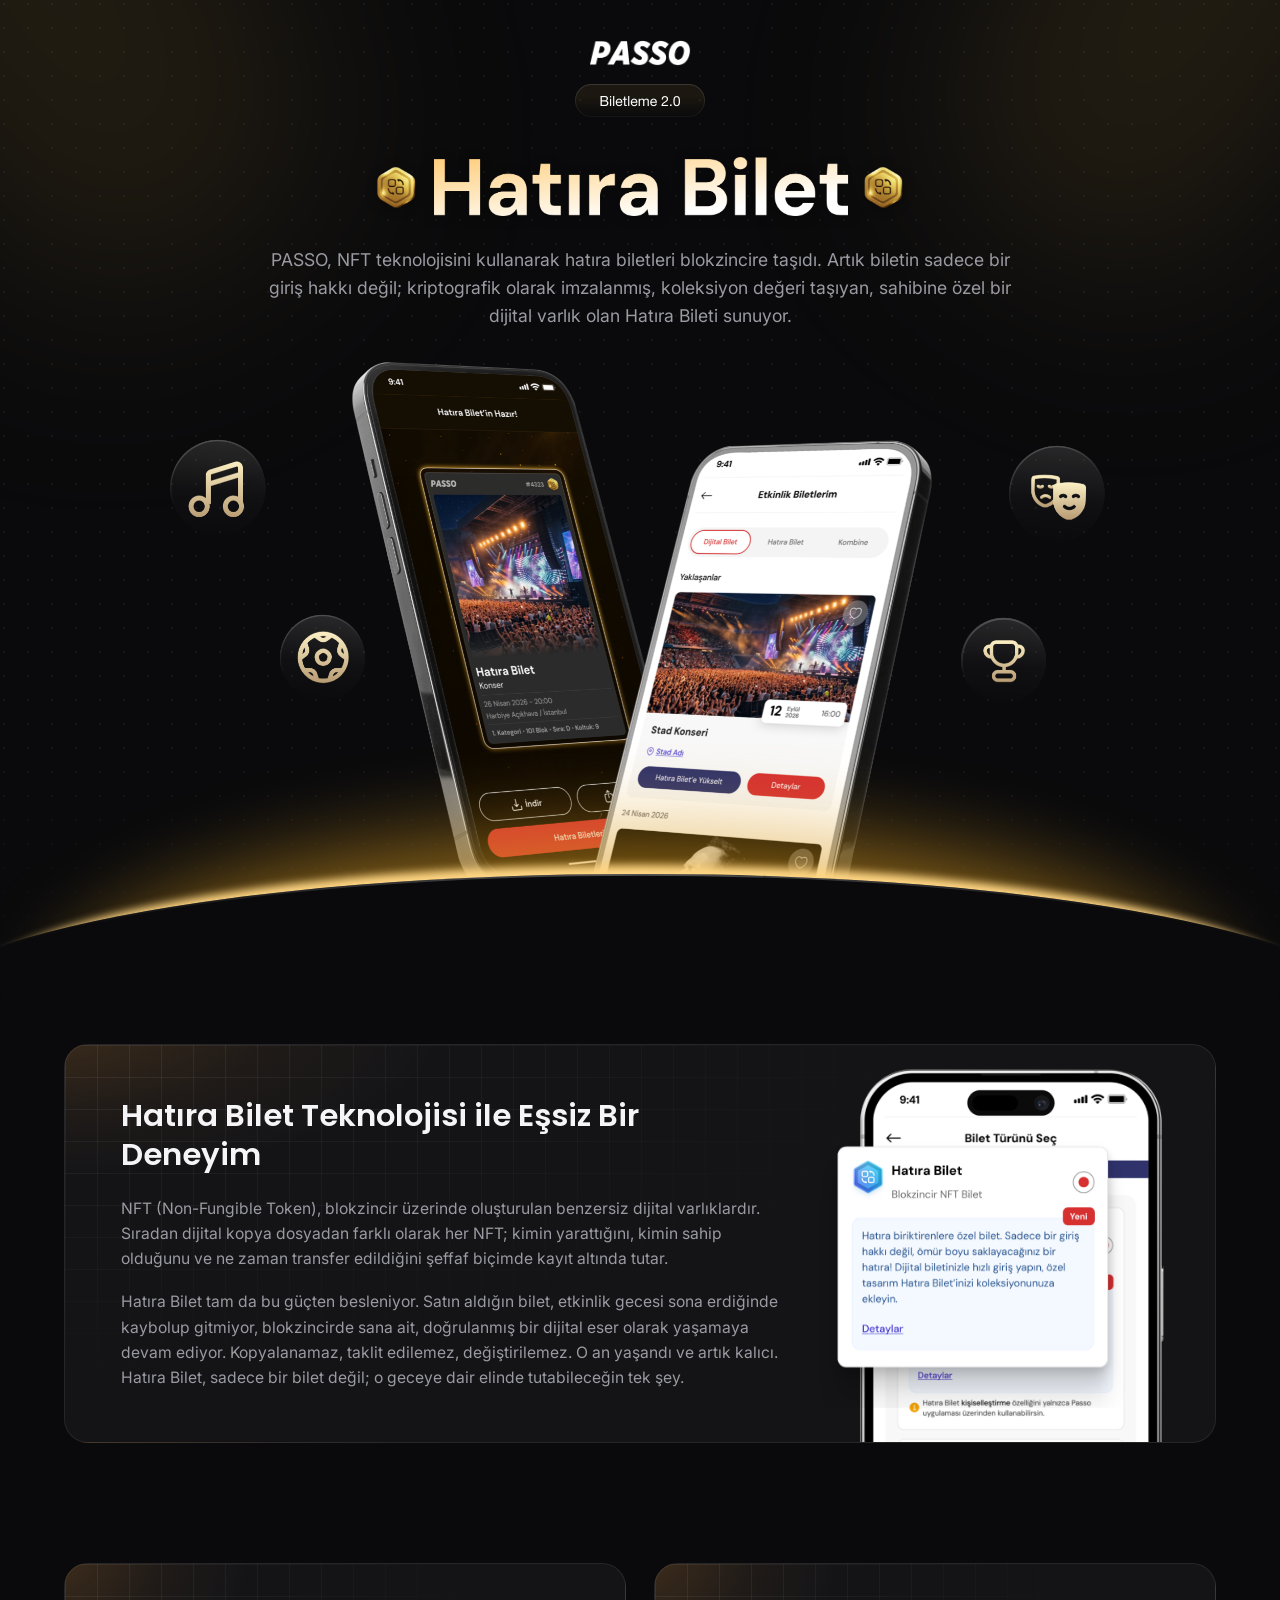
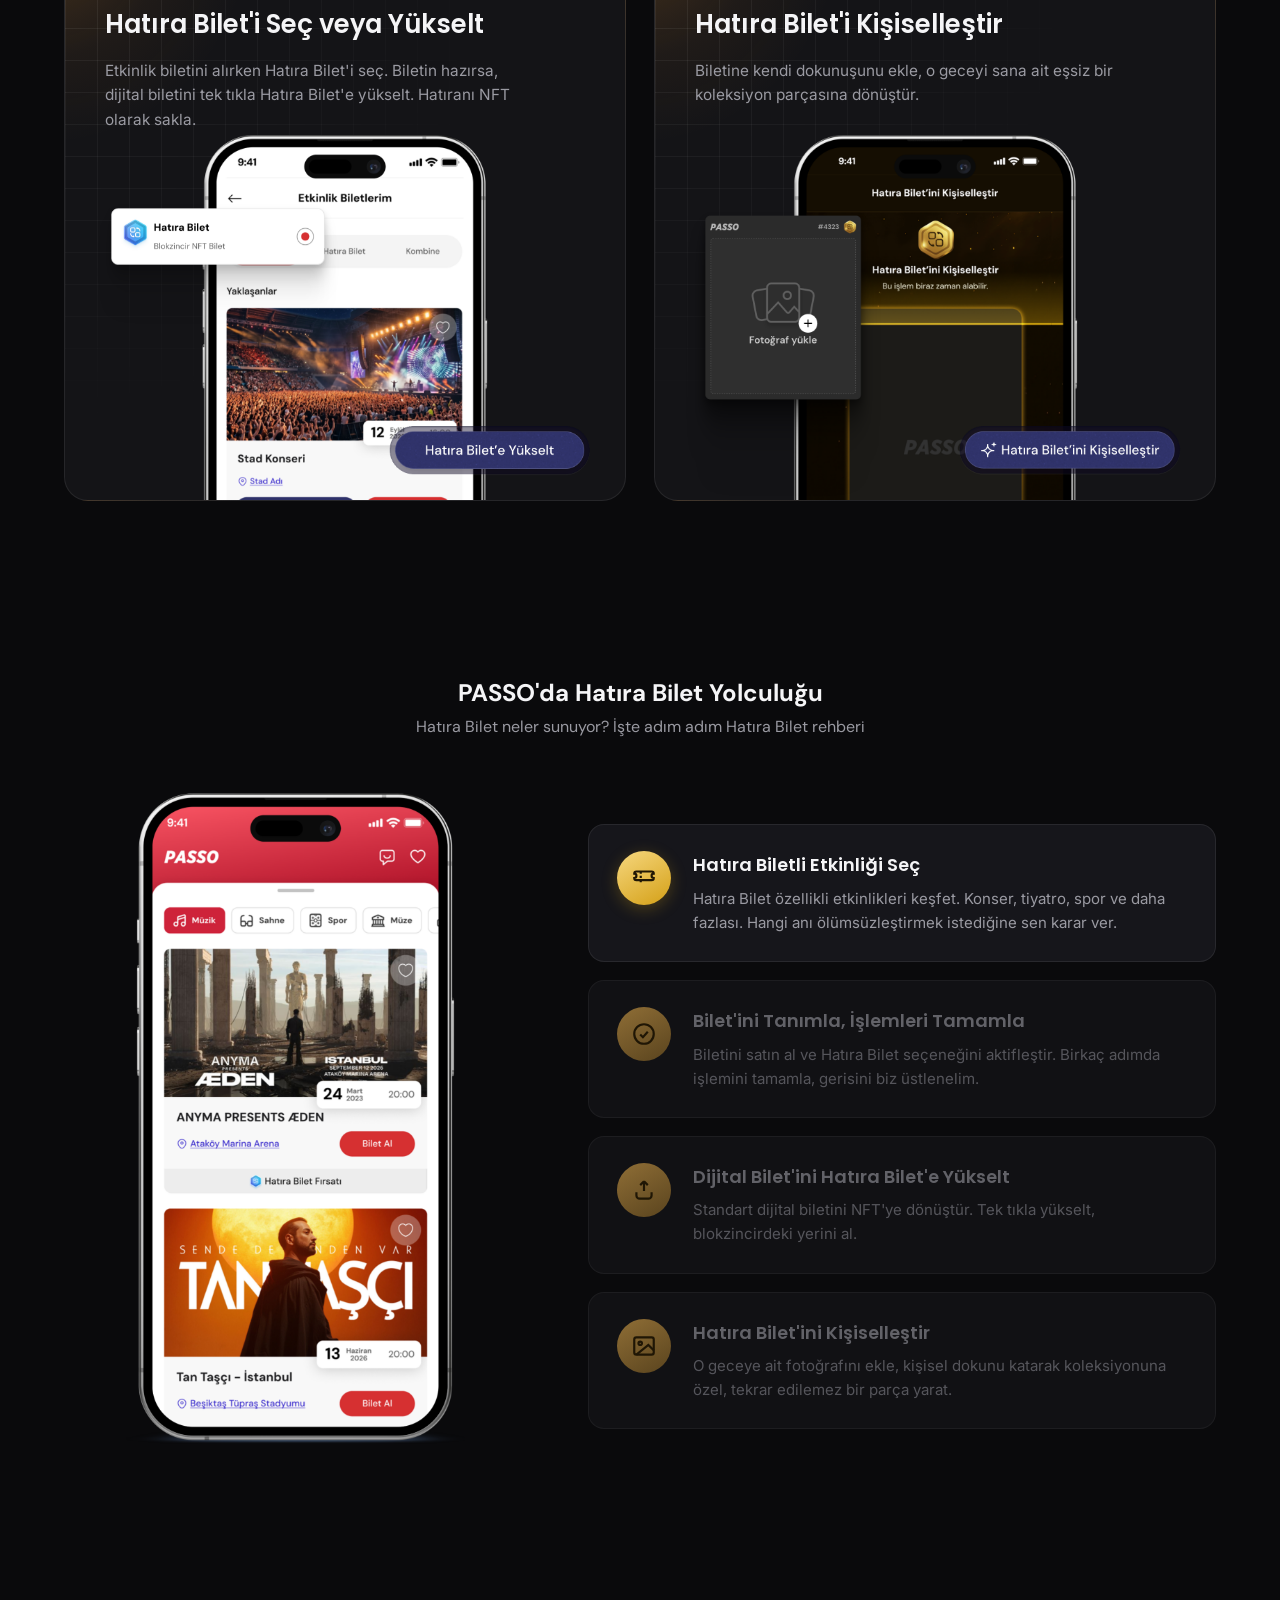
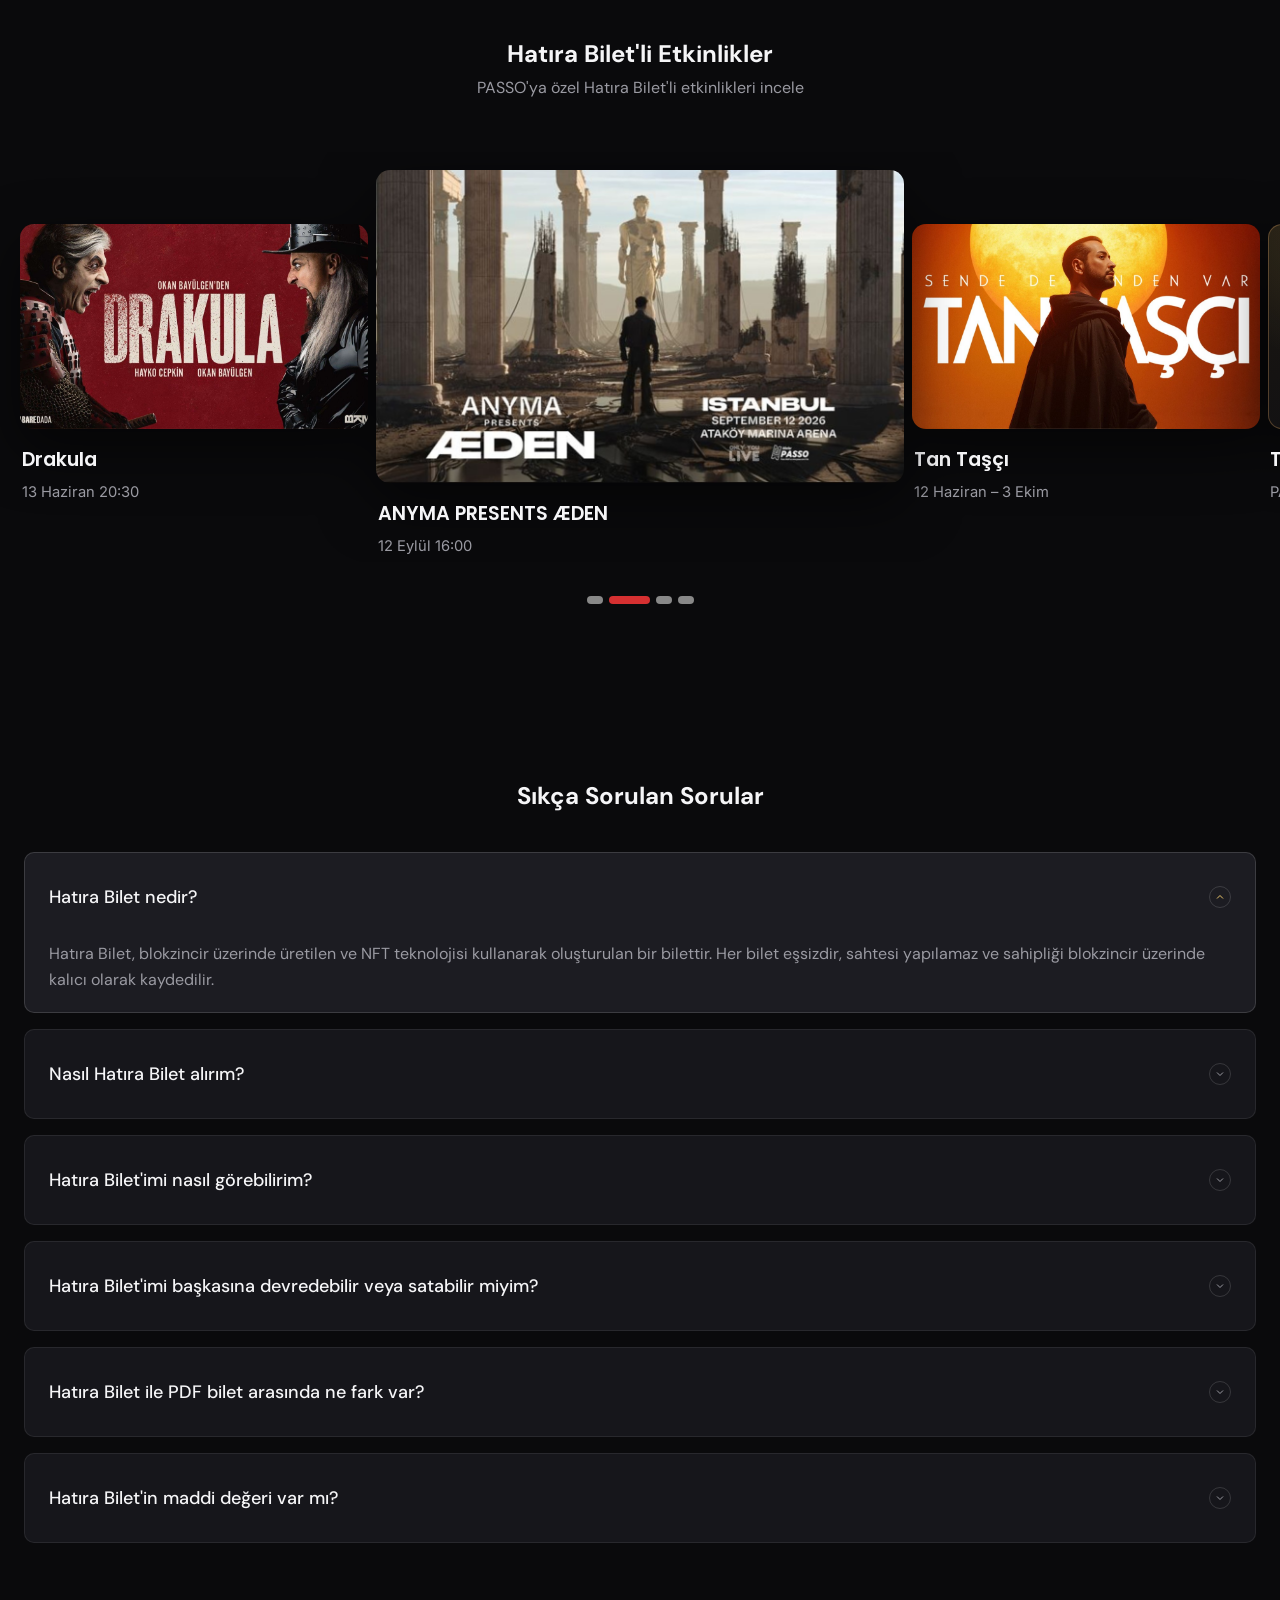
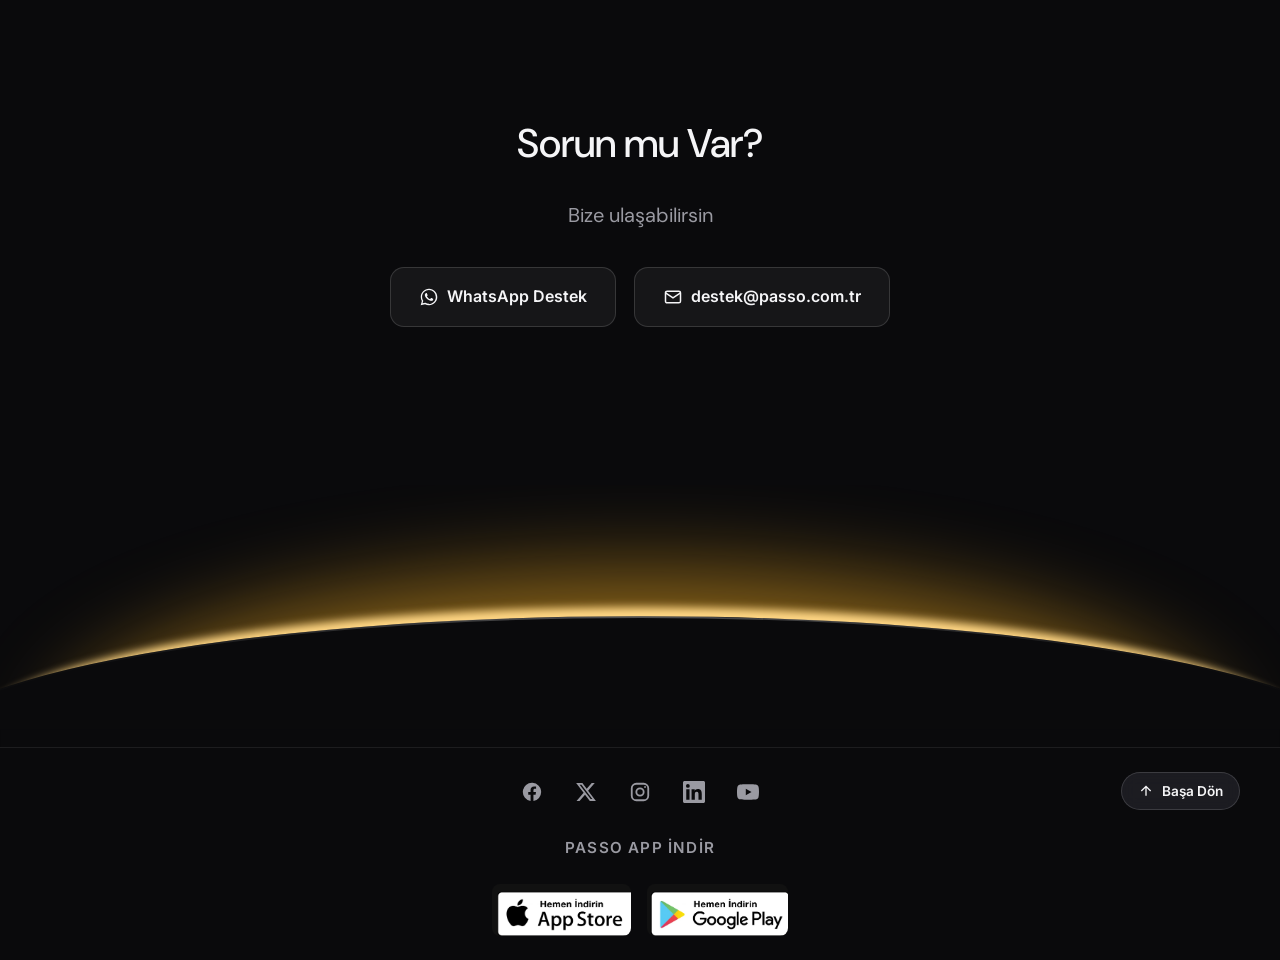
<file: index.html>
<!DOCTYPE html>
<html lang="tr">
<head>
  <meta charset="UTF-8" />
  <meta name="viewport" content="width=device-width, initial-scale=1.0" />
  <title>PASSO · Hatıra Bilet</title>
  <meta name="description" content="PASSO Hatıra Bilet — Blokzincir ve NFT teknolojisiyle her etkinliğin anısını dijital olarak ölümsüzleştir." />

  <!-- Favicon -->
  <link rel="icon" href="favicon.ico" sizes="any" />
  <link rel="icon" type="image/png" sizes="32x32" href="assets/img/favicon-32.png" />
  <link rel="icon" type="image/png" sizes="192x192" href="assets/img/favicon-192.png" />
  <link rel="apple-touch-icon" href="assets/img/apple-touch-icon.png" />

  <!-- SEO / social share -->
  <meta property="og:title" content="PASSO · Hatıra Bilet" />
  <meta property="og:description" content="Blokzincir ve NFT teknolojisiyle her etkinliğin anısını dijital olarak ölümsüzleştir." />
  <meta property="og:image" content="assets/img/favicon-512.png" />
  <meta property="og:type" content="website" />
  <meta name="twitter:card" content="summary" />
  <link rel="preconnect" href="https://fonts.googleapis.com" />
  <link rel="preconnect" href="https://fonts.gstatic.com" crossorigin />
  <link href="https://fonts.googleapis.com/css2?family=DM+Sans:wght@400;500;700&family=Inter:ital,wght@0,400;0,500;0,600;0,700;1,800&family=Poppins:wght@500;600;700&display=swap" rel="stylesheet" />
  <link rel="stylesheet" href="css/styles.css" />
</head>
<body>

  <!-- ===== TOP LIGHT BEAMS ===== -->
  <div class="top-beams" aria-hidden="true">
    <img src="assets/img/beam-left.svg" class="beam beam-left" alt="" />
    <img src="assets/img/beam-right.svg" class="beam beam-right" alt="" />
  </div>

  <!-- ===== HEADER ===== -->
  <header class="site-header" id="top">
    <div class="container header-inner">
      <a href="#top" class="logo"><img src="assets/img/passo-logo.png" alt="PASSO" /></a>
    </div>
  </header>

  <!-- ===== HERO ===== -->
  <section class="hero">
    <div class="container hero-inner">
      <img class="badge" src="assets/img/biletleme-badge.png" alt="Biletleme 2.0" />
      <h1 class="hero-title">
        <img src="assets/img/hatira-bilet-title.png" alt="Hatıra Bilet" class="hero-title-img" />
      </h1>
      <p class="hero-sub">
        PASSO, NFT teknolojisini kullanarak hatıra biletleri blokzincire taşıdı.
        Artık biletin sadece bir giriş hakkı değil; kriptografik olarak imzalanmış,
        koleksiyon değeri taşıyan, sahibine özel bir dijital varlık olan Hatıra Bileti sunuyor.
      </p>
    </div>
    <div class="hero-visual">
      <img class="hero-horizon" src="assets/img/hero-horizon.svg" alt="" aria-hidden="true" />
      <div class="phone-showcase">
        <img class="phones-base" src="assets/img/hero-phones-only.png" alt="Hatıra Bilet uygulama ekranları" />
        <img class="ho-icon ho-music"  src="assets/img/hero-icon-music.png"  alt="" aria-hidden="true" />
        <img class="ho-icon ho-gear"   src="assets/img/hero-icon-gear.png"   alt="" aria-hidden="true" />
        <img class="ho-icon ho-masks"  src="assets/img/hero-icon-masks.png"  alt="" aria-hidden="true" />
        <img class="ho-icon ho-trophy" src="assets/img/hero-icon-trophy.png" alt="" aria-hidden="true" />
      </div>
    </div>
  </section>

  <!-- ===== EXPERIENCE / DENEYIM ===== -->
  <section class="section" id="deneyim">
    <div class="container">
      <div class="exp-card">
        <div class="exp-text">
          <h2 class="exp-title">Hatıra Bilet Teknolojisi ile Eşsiz Bir Deneyim</h2>
          <p>
            NFT (Non-Fungible Token), blokzincir üzerinde oluşturulan benzersiz dijital
            varlıklardır. Sıradan dijital kopya dosyadan farklı olarak her NFT; kimin
            yarattığını, kimin sahip olduğunu ve ne zaman transfer edildiğini şeffaf
            biçimde kayıt altında tutar.
          </p>
          <p>
            Hatıra Bilet tam da bu güçten besleniyor. Satın aldığın bilet, etkinlik gecesi
            sona erdiğinde kaybolup gitmiyor, blokzincirde sana ait, doğrulanmış bir dijital
            eser olarak yaşamaya devam ediyor. Kopyalanamaz, taklit edilemez, değiştirilemez.
            O an yaşandı ve artık kalıcı. Hatıra Bilet, sadece bir bilet değil; o geceye dair
            elinde tutabileceğin tek şey.
          </p>
        </div>
        <div class="exp-visual">
          <img class="exp-phone-screen" src="assets/img/exp-phone-screen.png" alt="Bilet Türünü Seç ekranı — Hatıra Bilet" />
          <img class="exp-selbox" src="assets/img/exp-selbox.png" alt="" aria-hidden="true" />
        </div>
      </div>
    </div>
  </section>

  <!-- ===== TWO FEATURE CARDS ===== -->
  <section class="section section--tight" id="ozellikler">
    <div class="container">
      <div class="feature-grid">
        <article class="feature-card feature-card--select">
          <h3 class="feature-title">Hatıra Bilet'i Seç veya Yükselt</h3>
          <p class="feature-text">
            Etkinlik biletini alırken Hatıra Bilet'i seç. Biletin hazırsa, dijital biletini
            tek tıkla Hatıra Bilet'e yükselt. Hatıranı NFT olarak sakla.
          </p>
          <div class="select-visual">
            <img class="select-phone" src="assets/img/select-phone.png" alt="Etkinlik Biletlerim ekranı" />
            <img class="select-box" src="assets/img/select-box.png" alt="" aria-hidden="true" />
            <img class="select-toggle" src="assets/img/select-toggle.png" alt="" aria-hidden="true" />
          </div>
        </article>

        <article class="feature-card feature-card--pers">
          <h3 class="feature-title">Hatıra Bilet'i Kişiselleştir</h3>
          <p class="feature-text">
            Biletine kendi dokunuşunu ekle, o geceyi sana ait eşsiz bir koleksiyon
            parçasına dönüştür.
          </p>
          <div class="select-visual">
            <img class="select-phone" src="assets/img/kisisel-phone.png" alt="Hatıra Bilet'ini Kişiselleştir ekranı" />
            <img class="pers-box" src="assets/img/kisisel-box.png" alt="" aria-hidden="true" />
            <img class="pers-toggle" src="assets/img/kisisel-toggle.png" alt="" aria-hidden="true" />
          </div>
        </article>
      </div>
    </div>
  </section>

  <!-- ===== JOURNEY ===== -->
  <section class="section" id="yolculuk">
    <div class="container">
      <h2 class="section-title">PASSO'da Hatıra Bilet Yolculuğu</h2>
      <p class="section-lead">Hatıra Bilet neler sunuyor? İşte adım adım Hatıra Bilet rehberi</p>

      <div class="journey">
        <div class="journey-phone" id="journeyPhoneWrap">
          <img class="jp-layer" id="journeyPhone" src="assets/img/journey-phone.png" alt="PASSO uygulaması ekranı" />
          <img class="jp-layer" id="journeyPhoneB" src="assets/img/journey-phone.png" alt="" aria-hidden="true" />
        </div>

        <ol class="journey-steps">
          <li class="step is-active" data-img="assets/img/journey-phone.png">
            <span class="step-icon" aria-hidden="true">
              <svg viewBox="0 0 24 24" fill="none" stroke="currentColor" stroke-width="1.8"><path d="M3 8a2 2 0 0 1 2-2h14a2 2 0 0 1 2 2 2 2 0 0 0 0 4 2 2 0 0 1-2 2H5a2 2 0 0 1-2-2 2 2 0 0 0 0-4z"/><path d="M9 6v12" stroke-dasharray="2 2"/></svg>
            </span>
            <div class="step-body">
              <h3>Hatıra Biletli Etkinliği Seç</h3>
              <p>Hatıra Bilet özellikli etkinlikleri keşfet. Konser, tiyatro, spor ve daha fazlası. Hangi anı ölümsüzleştirmek istediğine sen karar ver.</p>
            </div>
          </li>

          <li class="step" data-img="assets/img/journey-2.png">
            <span class="step-icon" aria-hidden="true">
              <svg viewBox="0 0 24 24" fill="none" stroke="currentColor" stroke-width="1.8"><circle cx="12" cy="12" r="9"/><path d="M8.5 12.5l2.5 2.5 4.5-5"/></svg>
            </span>
            <div class="step-body">
              <h3>Bilet'ini Tanımla, İşlemleri Tamamla</h3>
              <p>Biletini satın al ve Hatıra Bilet seçeneğini aktifleştir. Birkaç adımda işlemini tamamla, gerisini biz üstlenelim.</p>
            </div>
          </li>

          <li class="step" data-img="assets/img/journey-3.png">
            <span class="step-icon" aria-hidden="true">
              <svg viewBox="0 0 24 24" fill="none" stroke="currentColor" stroke-width="1.8"><path d="M12 4v9m0-9l-3.5 3.5M12 4l3.5 3.5"/><path d="M5 14v3a3 3 0 0 0 3 3h8a3 3 0 0 0 3-3v-3"/></svg>
            </span>
            <div class="step-body">
              <h3>Dijital Bilet'ini Hatıra Bilet'e Yükselt</h3>
              <p>Standart dijital biletini NFT'ye dönüştür. Tek tıkla yükselt, blokzincirdeki yerini al.</p>
            </div>
          </li>

          <li class="step" data-img="assets/img/journey-4.png">
            <span class="step-icon" aria-hidden="true">
              <svg viewBox="0 0 24 24" fill="none" stroke="currentColor" stroke-width="1.8"><rect x="3" y="4" width="18" height="16" rx="2"/><circle cx="8.5" cy="9.5" r="1.6"/><path d="M21 16l-5-5L5 20"/></svg>
            </span>
            <div class="step-body">
              <h3>Hatıra Bilet'ini Kişiselleştir</h3>
              <p>O geceye ait fotoğrafını ekle, kişisel dokunu katarak koleksiyonuna özel, tekrar edilemez bir parça yarat.</p>
            </div>
          </li>
        </ol>
      </div>
    </div>
  </section>

  <!-- ===== EVENTS ===== -->
  <section class="section" id="etkinlikler">
    <div class="container">
      <h2 class="section-title">Hatıra Bilet'li Etkinlikler</h2>
      <p class="section-lead">PASSO'ya özel Hatıra Bilet'li etkinlikleri incele</p>

      <div class="events">
        <div class="events-track" id="eventsTrack"></div>
      </div>
      <div class="events-progress" id="eventsProgress" aria-hidden="true"></div>
    </div>
  </section>

  <!-- ===== FAQ ===== -->
  <section class="section" id="sss">
    <div class="container container--narrow">
      <h2 class="section-title">Sıkça Sorulan Sorular</h2>

      <div class="faq">
        <div class="faq-item is-open">
          <button class="faq-q">
            <span>Hatıra Bilet nedir?</span>
            <svg class="chevron" viewBox="0 0 24 24" fill="none" stroke="currentColor" stroke-width="2"><path d="M6 9l6 6 6-6"/></svg>
          </button>
          <div class="faq-a"><p>Hatıra Bilet, blokzincir üzerinde üretilen ve NFT teknolojisi kullanarak oluşturulan bir bilettir. Her bilet eşsizdir, sahtesi yapılamaz ve sahipliği blokzincir üzerinde kalıcı olarak kaydedilir.</p></div>
        </div>

        <div class="faq-item">
          <button class="faq-q">
            <span>Nasıl Hatıra Bilet alırım?</span>
            <svg class="chevron" viewBox="0 0 24 24" fill="none" stroke="currentColor" stroke-width="2"><path d="M6 9l6 6 6-6"/></svg>
          </button>
          <div class="faq-a"><p>PASSO üzerinden Hatıra Bilet özellikli bir etkinlik seç, biletini satın alırken Hatıra Bilet seçeneğini aktifleştir. İşlemini tamamladığında biletin otomatik olarak Hatıra Bilet'e dönüştürülür.</p></div>
        </div>

        <div class="faq-item">
          <button class="faq-q">
            <span>Hatıra Bilet'imi nasıl görebilirim?</span>
            <svg class="chevron" viewBox="0 0 24 24" fill="none" stroke="currentColor" stroke-width="2"><path d="M6 9l6 6 6-6"/></svg>
          </button>
          <div class="faq-a"><p>Satın aldığın Hatıra Bilet, PASSO uygulamasındaki "Biletlerim" bölümünde dijital koleksiyonunun içinde yer alır. Buradan biletini görüntüleyebilir ve tüm detaylarını inceleyebilirsin.</p></div>
        </div>

        <div class="faq-item">
          <button class="faq-q">
            <span>Hatıra Bilet'imi başkasına devredebilir veya satabilir miyim?</span>
            <svg class="chevron" viewBox="0 0 24 24" fill="none" stroke="currentColor" stroke-width="2"><path d="M6 9l6 6 6-6"/></svg>
          </button>
          <div class="faq-a"><p>Evet. Hatıra Bilet blokzincir üzerinde sana ait bir dijital varlık olduğu için, platformun kuralları çerçevesinde başkasına devredebilir veya satışa çıkarabilirsin.</p></div>
        </div>

        <div class="faq-item">
          <button class="faq-q">
            <span>Hatıra Bilet ile PDF bilet arasında ne fark var?</span>
            <svg class="chevron" viewBox="0 0 24 24" fill="none" stroke="currentColor" stroke-width="2"><path d="M6 9l6 6 6-6"/></svg>
          </button>
          <div class="faq-a"><p>PDF bilet yalnızca etkinliğe giriş içindir ve etkinlik sona erdiğinde değerini yitirir. Hatıra Bilet ise blokzincirde kalıcı, doğrulanabilir ve koleksiyon değeri taşıyan eşsiz bir dijital varlıktır.</p></div>
        </div>

        <div class="faq-item">
          <button class="faq-q">
            <span>Hatıra Bilet'in maddi değeri var mı?</span>
            <svg class="chevron" viewBox="0 0 24 24" fill="none" stroke="currentColor" stroke-width="2"><path d="M6 9l6 6 6-6"/></svg>
          </button>
          <div class="faq-a"><p>Her Hatıra Bilet eşsiz olduğundan, etkinliğin ve koleksiyonun ilgisine bağlı olarak zamanla koleksiyon değeri kazanabilir. Ancak bu bir yatırım tavsiyesi değildir.</p></div>
        </div>
      </div>
    </div>
  </section>

  <!-- ===== CONTACT ===== -->
  <section class="section contact" id="iletisim">
    <div class="container">
      <h2 class="contact-title">Sorun mu Var?</h2>
      <p class="contact-lead">Bize ulaşabilirsin</p>
      <div class="contact-actions">
        <a href="https://wa.me/908507247277" class="btn btn-ghost btn-lg" target="_blank" rel="noopener">
          <svg viewBox="0 0 24 24" fill="currentColor" width="20" height="20"><path d="M12.04 2C6.58 2 2.13 6.45 2.13 11.91c0 1.75.46 3.45 1.32 4.95L2 22l5.25-1.38c1.45.79 3.08 1.21 4.79 1.21 5.46 0 9.91-4.45 9.91-9.91C21.95 6.45 17.5 2 12.04 2zm0 18.15c-1.52 0-3.01-.41-4.3-1.18l-.31-.18-3.12.82.83-3.04-.2-.31a8.2 8.2 0 0 1-1.26-4.37c0-4.54 3.7-8.23 8.25-8.23 2.2 0 4.27.86 5.83 2.42a8.17 8.17 0 0 1 2.41 5.82c0 4.54-3.7 8.43-8.24 8.43zm4.52-6.16c-.25-.12-1.47-.72-1.69-.81-.23-.08-.39-.12-.56.13-.16.25-.64.81-.79.97-.14.17-.29.19-.54.06-.25-.12-1.05-.39-1.99-1.23-.74-.66-1.23-1.47-1.38-1.72-.14-.25-.02-.38.11-.51.11-.11.25-.29.37-.43.13-.14.17-.25.25-.41.08-.17.04-.31-.02-.43-.06-.12-.56-1.34-.76-1.84-.2-.48-.41-.42-.56-.43h-.48c-.17 0-.43.06-.66.31-.23.25-.86.85-.86 2.07 0 1.22.89 2.4 1.01 2.56.12.17 1.75 2.67 4.23 3.74.59.26 1.05.41 1.41.52.59.19 1.13.16 1.56.1.48-.07 1.47-.6 1.68-1.18.21-.58.21-1.07.14-1.18-.06-.11-.22-.17-.47-.29z"/></svg>
          WhatsApp Destek
        </a>
        <a href="mailto:destek@passo.com.tr" class="btn btn-ghost btn-lg">
          <svg viewBox="0 0 24 24" fill="none" stroke="currentColor" stroke-width="1.8" width="20" height="20"><rect x="3" y="5" width="18" height="14" rx="2"/><path d="M3 7l9 6 9-6"/></svg>
          destek@passo.com.tr
        </a>
      </div>
    </div>
  </section>

  <!-- ===== FOOTER ===== -->
  <footer class="site-footer">
    <div class="footer-glow-area">
      <img class="footer-glow" src="assets/img/hero-horizon.svg" alt="" aria-hidden="true" />
    </div>
    <div class="footer-bottom">
    <div class="container footer-inner">
      <button class="back-to-top" id="backToTop" aria-label="Başa dön">
        <svg viewBox="0 0 24 24" fill="none" stroke="currentColor" stroke-width="2" width="16" height="16"><path d="M12 19V5M5 12l7-7 7 7"/></svg>
        Başa Dön
      </button>
      <nav class="socials" aria-label="Sosyal medya">
        <a href="https://www.facebook.com/passo.com.tr/" target="_blank" rel="noopener" aria-label="Facebook"><svg viewBox="0 0 24 24" fill="currentColor"><path d="M22 12a10 10 0 1 0-11.56 9.88v-6.99H7.9V12h2.54V9.8c0-2.5 1.49-3.89 3.78-3.89 1.09 0 2.24.2 2.24.2v2.46h-1.26c-1.24 0-1.63.77-1.63 1.56V12h2.78l-.44 2.89h-2.34v6.99A10 10 0 0 0 22 12z"/></svg></a>
        <a href="https://x.com/passo_com_tr" target="_blank" rel="noopener" aria-label="X"><svg viewBox="0 0 24 24" fill="currentColor"><path d="M18.24 2.25h3.31l-7.23 8.26 8.5 11.24h-6.66l-5.22-6.82-5.97 6.82H1.66l7.73-8.84L1.25 2.25h6.83l4.71 6.23 5.45-6.23zm-1.16 17.52h1.83L7.01 4.13H5.04l12.04 15.64z"/></svg></a>
        <a href="https://www.instagram.com/passo/" target="_blank" rel="noopener" aria-label="Instagram"><svg viewBox="0 0 24 24" fill="none" stroke="currentColor" stroke-width="2"><rect x="3" y="3" width="18" height="18" rx="5"/><circle cx="12" cy="12" r="4"/><circle cx="17.5" cy="6.5" r="1" fill="currentColor" stroke="none"/></svg></a>
        <a href="https://www.linkedin.com/company/passo-turkey/?originalSubdomain=tr" target="_blank" rel="noopener" aria-label="LinkedIn"><svg viewBox="0 0 24 24" fill="currentColor"><path d="M20.45 20.45h-3.56v-5.57c0-1.33-.02-3.04-1.85-3.04-1.85 0-2.14 1.45-2.14 2.94v5.67H9.35V9h3.42v1.56h.05c.48-.9 1.64-1.85 3.37-1.85 3.6 0 4.27 2.37 4.27 5.46v6.28zM5.34 7.43a2.07 2.07 0 1 1 0-4.14 2.07 2.07 0 0 1 0 4.14zM7.12 20.45H3.55V9h3.57v11.45zM22.22 0H1.77C.79 0 0 .77 0 1.73v20.54C0 23.23.79 24 1.77 24h20.45c.98 0 1.78-.77 1.78-1.73V1.73C24 .77 23.2 0 22.22 0z"/></svg></a>
        <a href="https://www.youtube.com/user/passolig/videos" target="_blank" rel="noopener" aria-label="YouTube"><svg viewBox="0 0 24 24" fill="currentColor"><path d="M23.5 6.2a3.02 3.02 0 0 0-2.12-2.14C19.5 3.55 12 3.55 12 3.55s-7.5 0-9.38.51A3.02 3.02 0 0 0 .5 6.2C0 8.08 0 12 0 12s0 3.92.5 5.8a3.02 3.02 0 0 0 2.12 2.14c1.88.51 9.38.51 9.38.51s7.5 0 9.38-.51a3.02 3.02 0 0 0 2.12-2.14C24 15.92 24 12 24 12s0-3.92-.5-5.8zM9.6 15.6V8.4l6.25 3.6L9.6 15.6z"/></svg></a>
      </nav>

      <p class="footer-store-label">PASSO APP İNDİR</p>
      <div class="footer-stores">
        <a href="https://apps.apple.com/tr/app/passo/id1138434517" target="_blank" rel="noopener" aria-label="App Store'dan indir"><img src="assets/img/appstore.png" alt="App Store" /></a>
        <a href="https://play.google.com/store/apps/details?id=com.aktifbank.passo&hl=tr" target="_blank" rel="noopener" aria-label="Google Play'den indir"><img src="assets/img/googleplay.png" alt="Google Play" /></a>
      </div>
    </div>
    </div>
  </footer>

  <script src="js/script.js"></script>
</body>
</html>
</file>
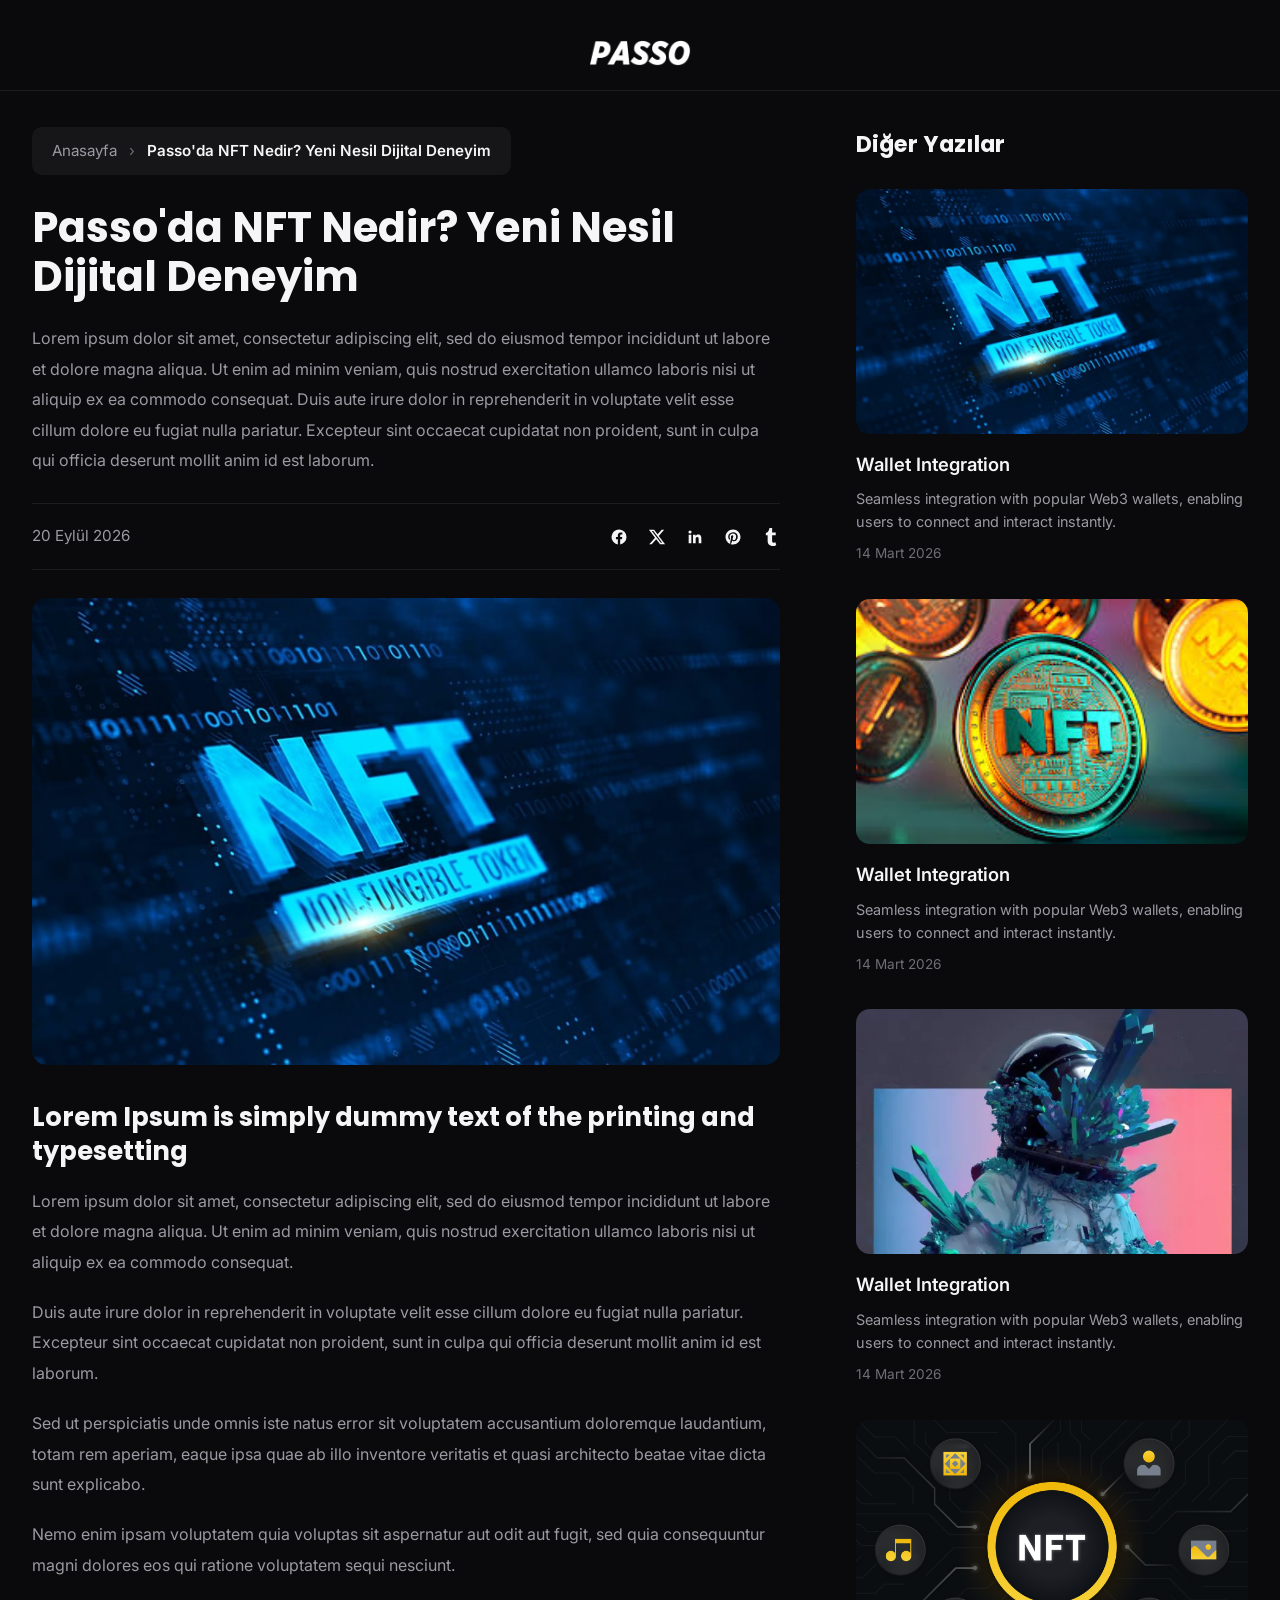
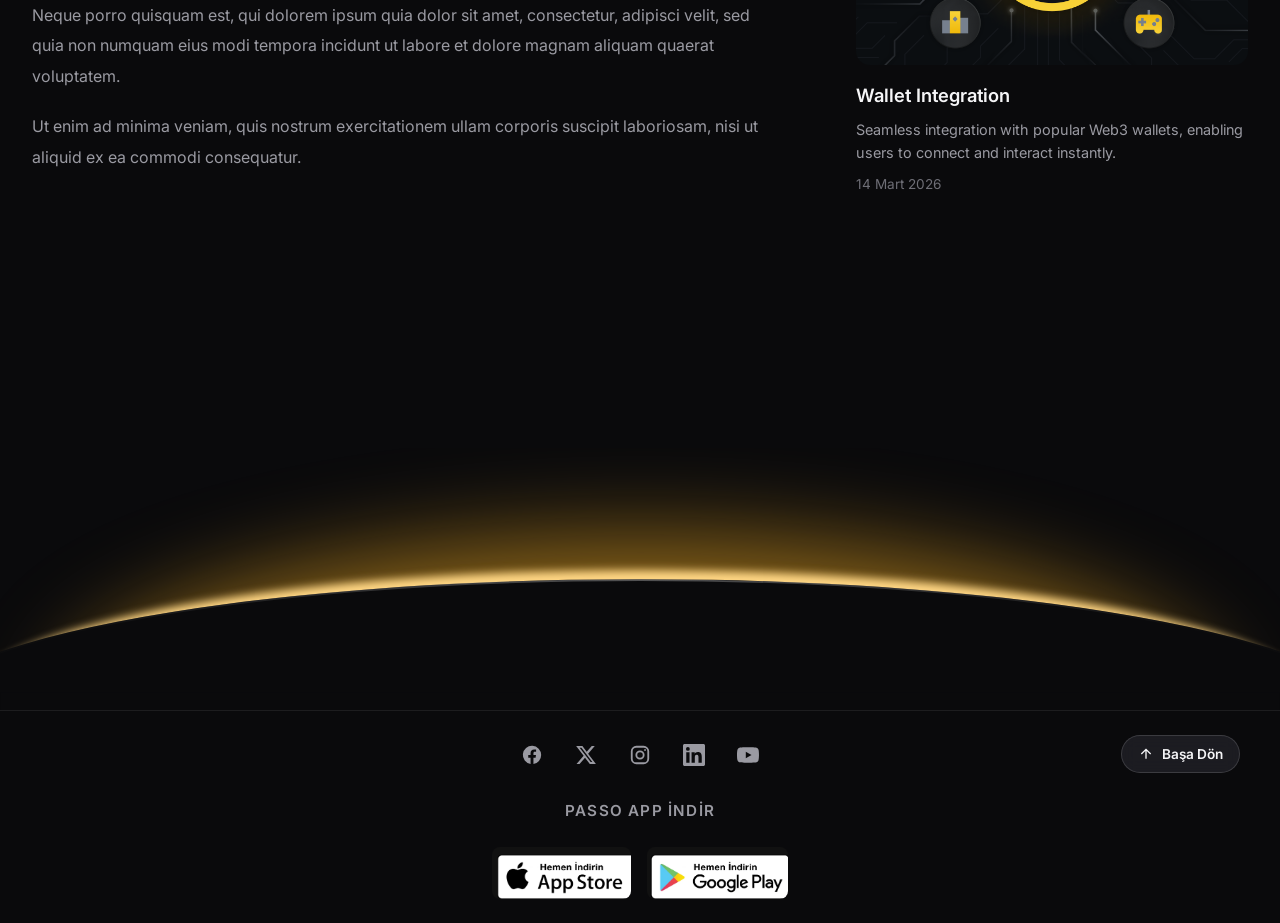
<file: blog.html>
<!DOCTYPE html>
<html lang="tr">
<head>
  <meta charset="UTF-8" />
  <meta name="viewport" content="width=device-width, initial-scale=1.0" />
  <title>Passo'da NFT Nedir? · PASSO</title>
  <meta name="description" content="Passo'da NFT Nedir? Yeni nesil dijital deneyim — Hatıra Bilet ile etkinlik anılarını blokzincirde sakla." />

  <!-- Favicon -->
  <link rel="icon" href="favicon.ico" sizes="any" />
  <link rel="icon" type="image/png" sizes="32x32" href="assets/img/favicon-32.png" />
  <link rel="icon" type="image/png" sizes="192x192" href="assets/img/favicon-192.png" />
  <link rel="apple-touch-icon" href="assets/img/apple-touch-icon.png" />

  <!-- SEO / social share -->
  <meta property="og:title" content="Passo'da NFT Nedir? · PASSO" />
  <meta property="og:description" content="Yeni nesil dijital deneyim — Hatıra Bilet ile etkinlik anılarını blokzincirde sakla." />
  <meta property="og:image" content="assets/img/favicon-512.png" />
  <meta property="og:type" content="article" />
  <meta name="twitter:card" content="summary" />

  <link rel="preconnect" href="https://fonts.googleapis.com" />
  <link rel="preconnect" href="https://fonts.gstatic.com" crossorigin />
  <link href="https://fonts.googleapis.com/css2?family=DM+Sans:wght@400;500;700&family=Inter:ital,wght@0,400;0,500;0,600;0,700;1,800&family=Poppins:wght@500;600;700&display=swap" rel="stylesheet" />
  <link rel="stylesheet" href="css/styles.css" />
</head>
<body>

  <header class="site-header" id="top">
    <div class="container header-inner">
      <a href="index.html" class="logo"><img src="assets/img/passo-logo.png" alt="PASSO" /></a>
    </div>
  </header>

  <main class="blog">
    <div class="blog-wrap">
      <article class="blog-main">
        <nav class="breadcrumb">
          <a href="index.html">Anasayfa</a>
          <span class="sep">›</span>
          <span class="current">Passo'da NFT Nedir? Yeni Nesil Dijital Deneyim</span>
        </nav>

        <h1 class="blog-title">Passo'da NFT Nedir? Yeni Nesil Dijital Deneyim</h1>

        <p class="blog-intro">
          Lorem ipsum dolor sit amet, consectetur adipiscing elit, sed do eiusmod tempor
          incididunt ut labore et dolore magna aliqua. Ut enim ad minim veniam, quis nostrud
          exercitation ullamco laboris nisi ut aliquip ex ea commodo consequat. Duis aute irure
          dolor in reprehenderit in voluptate velit esse cillum dolore eu fugiat nulla pariatur.
          Excepteur sint occaecat cupidatat non proident, sunt in culpa qui officia deserunt
          mollit anim id est laborum.
        </p>

        <div class="blog-meta">
          <span class="blog-date">20 Eylül 2026</span>
          <div class="blog-share">
            <a href="https://www.facebook.com/passo.com.tr/" target="_blank" rel="noopener" aria-label="Facebook"><svg viewBox="0 0 24 24" fill="currentColor"><path d="M22 12a10 10 0 1 0-11.56 9.88v-6.99H7.9V12h2.54V9.8c0-2.5 1.49-3.89 3.78-3.89 1.09 0 2.24.2 2.24.2v2.46h-1.26c-1.24 0-1.63.77-1.63 1.56V12h2.78l-.44 2.89h-2.34v6.99A10 10 0 0 0 22 12z"/></svg></a>
            <a href="https://x.com/passo_com_tr" target="_blank" rel="noopener" aria-label="X"><svg viewBox="0 0 24 24" fill="currentColor"><path d="M18.24 2.25h3.31l-7.23 8.26 8.5 11.24h-6.66l-5.22-6.82-5.97 6.82H1.66l7.73-8.84L1.25 2.25h6.83l4.71 6.23 5.45-6.23zm-1.16 17.52h1.83L7.01 4.13H5.04l12.04 15.64z"/></svg></a>
            <a href="https://www.linkedin.com/company/passo-turkey/?originalSubdomain=tr" target="_blank" rel="noopener" aria-label="LinkedIn"><svg viewBox="0 0 24 24" fill="currentColor"><path d="M20.45 20.45h-3.56v-5.57c0-1.33-.02-3.04-1.85-3.04-1.85 0-2.14 1.45-2.14 2.94v5.67H9.35V9h3.42v1.56h.05c.48-.9 1.64-1.85 3.37-1.85 3.6 0 4.27 2.37 4.27 5.46v6.28zM5.34 7.43a2.07 2.07 0 1 1 0-4.14 2.07 2.07 0 0 1 0 4.14zM7.12 20.45H3.55V9h3.57v11.45z"/></svg></a>
            <a href="#" aria-label="Pinterest"><svg viewBox="0 0 24 24" fill="currentColor"><path d="M12 2C6.48 2 2 6.48 2 12c0 4.24 2.64 7.86 6.36 9.32-.09-.79-.17-2.01.03-2.88.18-.78 1.17-4.97 1.17-4.97s-.3-.6-.3-1.48c0-1.39.81-2.43 1.81-2.43.85 0 1.27.64 1.27 1.41 0 .86-.55 2.14-.83 3.33-.24 1 .5 1.81 1.48 1.81 1.78 0 3.14-1.88 3.14-4.58 0-2.39-1.72-4.07-4.18-4.07-2.85 0-4.52 2.14-4.52 4.35 0 .86.33 1.78.74 2.28.08.1.09.19.07.29-.08.32-.25 1-.28 1.14-.04.18-.15.22-.34.13-1.25-.58-2.03-2.4-2.03-3.87 0-3.15 2.29-6.04 6.6-6.04 3.47 0 6.16 2.47 6.16 5.77 0 3.45-2.17 6.22-5.18 6.22-1.01 0-1.96-.53-2.29-1.15l-.62 2.37c-.22.87-.83 1.96-1.24 2.62.94.29 1.93.45 2.97.45 5.52 0 10-4.48 10-10S17.52 2 12 2z"/></svg></a>
            <a href="#" aria-label="Tumblr"><svg viewBox="0 0 24 24" fill="currentColor"><path d="M14.56 24c-5.07 0-7.03-3.75-7.03-6.41V9.75H5.12V6.65c3.63-1.31 4.51-4.6 4.71-6.47.01-.13.11-.18.17-.18h3.51v6.11h4.8v3.64h-4.82v7.47c.02 1 .38 2.37 2.21 2.37h.09c.67-.02 1.57-.21 2.05-.44l1.13 3.36c-.46.68-2.52 1.48-4.38 1.51h-.03z"/></svg></a>
          </div>
        </div>

        <img class="blog-hero" src="assets/img/blog/hero.png" alt="Passo'da NFT" />

        <h2 class="blog-subtitle">Lorem Ipsum is simply dummy text of the printing and typesetting</h2>

        <p>Lorem ipsum dolor sit amet, consectetur adipiscing elit, sed do eiusmod tempor incididunt ut labore et dolore magna aliqua. Ut enim ad minim veniam, quis nostrud exercitation ullamco laboris nisi ut aliquip ex ea commodo consequat.</p>
        <p>Duis aute irure dolor in reprehenderit in voluptate velit esse cillum dolore eu fugiat nulla pariatur. Excepteur sint occaecat cupidatat non proident, sunt in culpa qui officia deserunt mollit anim id est laborum.</p>
        <p>Sed ut perspiciatis unde omnis iste natus error sit voluptatem accusantium doloremque laudantium, totam rem aperiam, eaque ipsa quae ab illo inventore veritatis et quasi architecto beatae vitae dicta sunt explicabo.</p>
        <p>Nemo enim ipsam voluptatem quia voluptas sit aspernatur aut odit aut fugit, sed quia consequuntur magni dolores eos qui ratione voluptatem sequi nesciunt.</p>
        <p>Neque porro quisquam est, qui dolorem ipsum quia dolor sit amet, consectetur, adipisci velit, sed quia non numquam eius modi tempora incidunt ut labore et dolore magnam aliquam quaerat voluptatem.</p>
        <p>Ut enim ad minima veniam, quis nostrum exercitationem ullam corporis suscipit laboriosam, nisi ut aliquid ex ea commodi consequatur.</p>
      </article>

      <aside class="blog-side">
        <h3 class="side-title">Diğer Yazılar</h3>

        <a class="side-card" href="blog.html">
          <div class="side-thumb"><img src="assets/img/blog/hero.png" alt="" /></div>
          <h4>Wallet Integration</h4>
          <p>Seamless integration with popular Web3 wallets, enabling users to connect and interact instantly.</p>
          <span class="side-date">14 Mart 2026</span>
        </a>

        <a class="side-card" href="blog.html">
          <div class="side-thumb"><img src="assets/img/blog/rel2.png" alt="" /></div>
          <h4>Wallet Integration</h4>
          <p>Seamless integration with popular Web3 wallets, enabling users to connect and interact instantly.</p>
          <span class="side-date">14 Mart 2026</span>
        </a>

        <a class="side-card" href="blog.html">
          <div class="side-thumb"><img src="assets/img/blog/rel3.png" alt="" /></div>
          <h4>Wallet Integration</h4>
          <p>Seamless integration with popular Web3 wallets, enabling users to connect and interact instantly.</p>
          <span class="side-date">14 Mart 2026</span>
        </a>

        <a class="side-card" href="blog.html">
          <div class="side-thumb"><img src="assets/img/blog/rel4.png" alt="" /></div>
          <h4>Wallet Integration</h4>
          <p>Seamless integration with popular Web3 wallets, enabling users to connect and interact instantly.</p>
          <span class="side-date">14 Mart 2026</span>
        </a>
      </aside>
    </div>
  </main>

  <footer class="site-footer">
    <div class="footer-glow-area">
      <img class="footer-glow" src="assets/img/hero-horizon.svg" alt="" aria-hidden="true" />
    </div>
    <div class="footer-bottom">
    <div class="container footer-inner">
      <button class="back-to-top" id="backToTop" aria-label="Başa dön">
        <svg viewBox="0 0 24 24" fill="none" stroke="currentColor" stroke-width="2" width="16" height="16"><path d="M12 19V5M5 12l7-7 7 7"/></svg>
        Başa Dön
      </button>
      <nav class="socials" aria-label="Sosyal medya">
        <a href="https://www.facebook.com/passo.com.tr/" target="_blank" rel="noopener" aria-label="Facebook"><svg viewBox="0 0 24 24" fill="currentColor"><path d="M22 12a10 10 0 1 0-11.56 9.88v-6.99H7.9V12h2.54V9.8c0-2.5 1.49-3.89 3.78-3.89 1.09 0 2.24.2 2.24.2v2.46h-1.26c-1.24 0-1.63.77-1.63 1.56V12h2.78l-.44 2.89h-2.34v6.99A10 10 0 0 0 22 12z"/></svg></a>
        <a href="https://x.com/passo_com_tr" target="_blank" rel="noopener" aria-label="X"><svg viewBox="0 0 24 24" fill="currentColor"><path d="M18.24 2.25h3.31l-7.23 8.26 8.5 11.24h-6.66l-5.22-6.82-5.97 6.82H1.66l7.73-8.84L1.25 2.25h6.83l4.71 6.23 5.45-6.23zm-1.16 17.52h1.83L7.01 4.13H5.04l12.04 15.64z"/></svg></a>
        <a href="https://www.instagram.com/passo/" target="_blank" rel="noopener" aria-label="Instagram"><svg viewBox="0 0 24 24" fill="none" stroke="currentColor" stroke-width="2"><rect x="3" y="3" width="18" height="18" rx="5"/><circle cx="12" cy="12" r="4"/><circle cx="17.5" cy="6.5" r="1" fill="currentColor" stroke="none"/></svg></a>
        <a href="https://www.linkedin.com/company/passo-turkey/?originalSubdomain=tr" target="_blank" rel="noopener" aria-label="LinkedIn"><svg viewBox="0 0 24 24" fill="currentColor"><path d="M20.45 20.45h-3.56v-5.57c0-1.33-.02-3.04-1.85-3.04-1.85 0-2.14 1.45-2.14 2.94v5.67H9.35V9h3.42v1.56h.05c.48-.9 1.64-1.85 3.37-1.85 3.6 0 4.27 2.37 4.27 5.46v6.28zM5.34 7.43a2.07 2.07 0 1 1 0-4.14 2.07 2.07 0 0 1 0 4.14zM7.12 20.45H3.55V9h3.57v11.45zM22.22 0H1.77C.79 0 0 .77 0 1.73v20.54C0 23.23.79 24 1.77 24h20.45c.98 0 1.78-.77 1.78-1.73V1.73C24 .77 23.2 0 22.22 0z"/></svg></a>
        <a href="https://www.youtube.com/user/passolig/videos" target="_blank" rel="noopener" aria-label="YouTube"><svg viewBox="0 0 24 24" fill="currentColor"><path d="M23.5 6.2a3.02 3.02 0 0 0-2.12-2.14C19.5 3.55 12 3.55 12 3.55s-7.5 0-9.38.51A3.02 3.02 0 0 0 .5 6.2C0 8.08 0 12 0 12s0 3.92.5 5.8a3.02 3.02 0 0 0 2.12 2.14c1.88.51 9.38.51 9.38.51s7.5 0 9.38-.51a3.02 3.02 0 0 0 2.12-2.14C24 15.92 24 12 24 12s0-3.92-.5-5.8zM9.6 15.6V8.4l6.25 3.6L9.6 15.6z"/></svg></a>
      </nav>

      <p class="footer-store-label">PASSO APP İNDİR</p>
      <div class="footer-stores">
        <a href="https://apps.apple.com/tr/app/passo/id1138434517" target="_blank" rel="noopener" aria-label="App Store'dan indir"><img src="assets/img/appstore.png" alt="App Store" /></a>
        <a href="https://play.google.com/store/apps/details?id=com.aktifbank.passo&hl=tr" target="_blank" rel="noopener" aria-label="Google Play'den indir"><img src="assets/img/googleplay.png" alt="Google Play" /></a>
      </div>
    </div>
    </div>
  </footer>

  <script src="js/script.js"></script>
</body>
</html>
</file>
<file: css/styles.css>
/* =========================================================
   PASSO · Hatıra Bilet — Design System
   ========================================================= */
:root {
  /* Colors */
  --bg:            #0a0a0c;
  --bg-elevated:   #141417;
  --card:          #16161b;
  --card-hover:    #1c1c22;
  --border:        rgba(255, 255, 255, 0.08);
  --border-strong: rgba(255, 255, 255, 0.14);

  --text:          #f5f5f7;
  --text-muted:    #9a9aa2;
  --text-dim:      #6e6e76;

  --gold:          #e9c46a;
  --gold-bright:   #f6d77e;
  --gold-deep:     #c79a3a;
  --gold-grad:     linear-gradient(135deg, #f6d77e 0%, #d4a017 100%);

  --purple:        #5b4fcf;
  --purple-bright: #6c5ce7;
  --red:           #e23744;

  /* Layout */
  --maxw: 1200px;
  --radius: 16px;
  --radius-sm: 10px;
  --radius-pill: 999px;

  /* Type */
  --font: 'Inter', -apple-system, BlinkMacSystemFont, 'Segoe UI', Roboto, sans-serif;
  --font-head: 'Poppins', var(--font);
}

* { margin: 0; padding: 0; box-sizing: border-box; }

html { scroll-behavior: smooth; }

body {
  position: relative;
  font-family: var(--font);
  background: var(--bg);
  color: var(--text);
  line-height: 1.6;
  -webkit-font-smoothing: antialiased;
  overflow-x: hidden;
}

/* ===== Top corner light beams + dotted backdrop ===== */
.top-beams {
  position: absolute;
  top: 0; left: 0;
  width: 100%;
  height: 1000px;
  overflow: hidden;
  pointer-events: none;
  z-index: 0;
  /* only the dotted texture lives here; the gold glow is a blurred ::before */
  background-image: radial-gradient(rgba(255, 255, 255, 0.05) 1px, transparent 1.6px);
  background-size: 24px 24px;
  background-repeat: repeat;
  background-position: -8px -8px;
  -webkit-mask-image: linear-gradient(to bottom, #000 75%, transparent 98%);
  mask-image: linear-gradient(to bottom, #000 75%, transparent 98%);
}
.beam {
  position: absolute;
  top: 0;
  width: min(46vw, 620px);
  height: auto;
}
.beam-left  { left: 0; }
.beam-right { right: 0; }

img { max-width: 100%; display: block; }
a { color: inherit; text-decoration: none; }

.container {
  width: 100%;
  max-width: var(--maxw);
  margin-inline: auto;
  padding-inline: 24px;
}

/* =========================================================
   HEADER
   ========================================================= */
.site-header {
  position: relative;          /* not sticky — scrolls away with the page */
  z-index: 5;
  padding: 40px 0 0;           /* space above PASSO, none below (badge sits close) */
  background: transparent;
}
.header-inner { display: flex; justify-content: center; align-items: center; }
.logo { display: inline-flex; }
.logo img { height: 26px; width: auto; display: block; }

/* =========================================================
   HERO
   ========================================================= */
.hero {
  position: relative;
  padding-top: 18px;           /* badge sits close under PASSO */
  text-align: center;
  overflow: hidden;
}
/* gold glow is now a single blurred field in .top-beams::before —
   no separate hero source, so there's no dark valley / seam between them */
.hero-inner { position: relative; z-index: 1; }

.badge {
  display: inline-block;
  height: 33px;
  width: auto;
  margin-bottom: 28px;
}

.hero-title {
  text-align: center;
  margin-bottom: 26px;
}
.hero-title-img {
  display: block;
  margin-inline: auto;
  width: auto;
  max-width: min(528px, 90vw);
  height: auto;
  /* very light neutral shadow only — no gold glow / blob behind the text */
  filter: drop-shadow(0 2px 6px rgba(0, 0, 0, 0.35));
}

.hero-sub {
  max-width: 760px;
  margin-inline: auto;
  color: var(--text-muted);
  font-size: clamp(0.95rem, 1.4vw, 1.1rem);
}

.hero-visual {
  position: relative;
  z-index: 1;
  margin-top: 0;
  /* head-room so phones aren't clipped at the top when they rise on hover
     (overflow:hidden stays — it clips the horizon glow's lower overhang) */
  padding-top: 32px;
  overflow: hidden;
}
/* showcase: phones + 4 corner icons as separate layers (was one baked PNG)
   so each can animate independently on hover */
.phone-showcase {
  position: relative;
  z-index: 1;
  width: 100%;
  max-width: 940px;
  margin-inline: auto;
}
.phones-base {
  display: block;
  width: 100%;
  /* easeOutCubic — premium rise, no bounce/jump */
  transition: transform 520ms cubic-bezier(0.215, 0.61, 0.355, 1);
  will-change: transform;
}
.ho-icon {
  position: absolute;
  display: block;
  pointer-events: none;
  transition: transform 520ms cubic-bezier(0.215, 0.61, 0.355, 1);
  will-change: transform;
}
/* positions are % of the original 1838×1256 canvas → pixel-aligned with phones */
.ho-music  { left: 0.00%;  top: 9.95%;  width: 11.32%; }
.ho-gear   { left: 10.17%; top: 37.18%; width: 11.75%; }
.ho-masks  { left: 87.76%; top: 10.91%; width: 12.24%; }
.ho-trophy { left: 82.64%; top: 37.66%; width: 11.75%; }

/* ---- hover micro-interaction (desktop / pointer devices only) ---- */
@media (hover: hover) and (pointer: fine) {
  /* phones rise toward the stage + lean slightly forward */
  .phone-showcase:hover .phones-base {
    transform: translateY(-20px) scale(1.02);
  }
  /* icons get pulled toward the centre, slightly larger */
  .phone-showcase:hover .ho-music  { transform: translate(14px, 8px)  scale(1.04); }
  .phone-showcase:hover .ho-gear   { transform: translate(16px, 0)     scale(1.04); }
  .phone-showcase:hover .ho-masks  { transform: translate(-14px, 8px)  scale(1.04); }
  .phone-showcase:hover .ho-trophy { transform: translate(-16px, 0)    scale(1.04); }
}

/* honour users who prefer less motion */
@media (prefers-reduced-motion: reduce) {
  .phones-base, .ho-icon { transition: none; }
  .phone-showcase:hover .phones-base,
  .phone-showcase:hover .ho-icon { transform: none; }
}
/* Full-width gold horizon glow IN FRONT of the phone bases (phones rise out of the glow) */
.hero-horizon {
  position: absolute;
  z-index: 2;
  left: 50%;
  transform: translateX(-50%);
  bottom: -21.4vw;
  width: 100vw;
  max-width: none;
  height: auto;
  pointer-events: none;
}

/* =========================================================
   SECTIONS (generic)
   ========================================================= */
.section { padding: 90px 0; }
.section-title {
  font-family: var(--font-head);
  font-weight: 600;
  font-size: clamp(1.5rem, 3vw, 2.2rem);
  text-align: center;
  margin-bottom: 14px;
}
.section-placeholder {
  text-align: center;
  color: var(--text-dim);
  font-size: 0.95rem;
  padding: 40px 0;
  border: 1px dashed var(--border);
  border-radius: var(--radius);
  margin-top: 20px;
}

/* =========================================================
   EXPERIENCE / DENEYIM
   ========================================================= */
/* tighten only the gap between the hero visual and this section */
#deneyim { padding-top: 40px; }
.exp-card {
  position: relative;
  display: grid;
  grid-template-columns: 1fr 340px;
  align-items: center;
  gap: 40px;
  padding: 52px 56px 0;
  border: 1px solid var(--border);
  border-radius: 24px;
  background:
    radial-gradient(58% 62% at -4% -6%, rgba(248,155,46,0.20), rgba(248,155,46,0.05) 38%, transparent 64%),
    var(--bg-elevated);
  overflow: hidden;
  /* enhanced lighting only fades in on hover */
  transition: box-shadow 420ms ease, border-color 420ms ease;
}
/* Grid lines — crisp at the top-left, fading toward the bottom-right */
.exp-card::before {
  content: "";
  position: absolute;
  inset: 0;
  z-index: 0;
  background-image:
    linear-gradient(to right, rgba(255, 255, 255, 0.07) 1px, transparent 1px),
    linear-gradient(to bottom, rgba(255, 255, 255, 0.07) 1px, transparent 1px);
  background-size: 32px 32px;
  -webkit-mask-image: radial-gradient(115% 130% at 0% 0%, #000 0%, rgba(0,0,0,0.45) 38%, transparent 68%);
  mask-image: radial-gradient(115% 130% at 0% 0%, #000 0%, rgba(0,0,0,0.45) 38%, transparent 68%);
  pointer-events: none;
}
/* extra volumetric gold lighting — fades in on hover only */
.exp-card::after {
  content: "";
  position: absolute;
  inset: 0;
  z-index: 0;
  border-radius: inherit;
  pointer-events: none;
  background:
    radial-gradient(78% 88% at -8% -10%, rgba(248,170,75,0.11), transparent 56%),
    radial-gradient(48% 52% at -3% -5%, rgba(250,178,88,0.16), rgba(248,155,46,0.05) 42%, transparent 66%);
  opacity: 0;
  transition: opacity 420ms ease;
}
.exp-card:hover::after { opacity: 1; }
.exp-card:hover {
  border-color: rgba(248, 184, 110, 0.12);
  box-shadow:
    0 22px 60px -34px rgba(245, 170, 80, 0.42),
    inset 2px 2px 16px -8px rgba(255, 212, 150, 0.22);
}
.exp-text, .exp-visual { position: relative; z-index: 1; }
.exp-title {
  font-family: var(--font-head);
  font-weight: 600;
  font-size: clamp(1.4rem, 2.4vw, 2rem);
  line-height: 1.25;
  margin-bottom: 22px;
}
.exp-text { padding-bottom: 52px; }
.exp-text p { color: var(--text-muted); font-size: 0.98rem; margin-bottom: 18px; }
.exp-text p:last-child { margin-bottom: 0; }

/* Phone + floating selection box — phone is enlarged and sits flush with the card's bottom edge */
.exp-visual {
  position: relative;
  align-self: stretch;
}
.exp-phone-screen {
  position: absolute;
  top: -28px;            /* near the card top → status bar visible, bottom clipped at card edge */
  right: -8px;
  width: 312px;
  max-width: none;
  z-index: 1;
}
.exp-selbox {
  position: absolute;
  top: 44px;
  right: 30px;
  width: 312px;
  max-width: none;
  z-index: 2;
  transition: transform .45s cubic-bezier(.2,.7,.2,1);
  will-change: transform;
}
.exp-card:hover .exp-selbox {
  transform: translateX(-46px);
}

@media (max-width: 880px) {
  .exp-card { grid-template-columns: 1fr; padding: 36px 28px 0; gap: 24px; text-align: left; }
  .exp-text { padding-bottom: 0; }
  .exp-visual { min-height: 400px; }
  /* same overlap as desktop, just centred: phone behind, selbox over its lower-centre
     (slightly left) and sliding further left on hover */
  .exp-phone-screen { top: -20px; bottom: auto; right: 50%; transform: translateX(50%); width: 280px; }
  .exp-selbox { top: 45px; right: 50%; transform: translateX(calc(50% - 12px)); width: 280px; }
  .exp-card:hover .exp-selbox { transform: translateX(calc(50% - 58px)); }
}

/* =========================================================
   FEATURE CARDS
   ========================================================= */
.section--tight { padding-top: 30px; }
.feature-grid {
  display: grid;
  grid-template-columns: 1fr 1fr;
  align-items: stretch;
  gap: 28px;
}
.feature-card {
  position: relative;
  border: 1px solid var(--border);
  border-radius: 24px;
  background:
    radial-gradient(58% 62% at -4% -6%, rgba(248,155,46,0.22), rgba(248,155,46,0.05) 38%, transparent 64%),
    var(--bg-elevated);
  padding: 40px 40px 0;
  overflow: hidden;
  /* enhanced lighting only fades in on hover */
  transition: box-shadow 420ms ease, border-color 420ms ease;
}
/* extra volumetric gold lighting — fades in on hover only */
.feature-card::after {
  content: "";
  position: absolute;
  inset: 0;
  z-index: 0;
  border-radius: inherit;
  pointer-events: none;
  background:
    radial-gradient(78% 88% at -8% -10%, rgba(248,170,75,0.12), transparent 56%),
    radial-gradient(48% 52% at -3% -5%, rgba(250,178,88,0.17), rgba(248,155,46,0.05) 42%, transparent 66%);
  opacity: 0;
  transition: opacity 420ms ease;
}
.feature-card:hover::after { opacity: 1; }
.feature-card:hover {
  border-color: rgba(248, 184, 110, 0.12);
  box-shadow:
    0 22px 60px -34px rgba(245, 170, 80, 0.42),
    inset 2px 2px 16px -8px rgba(255, 212, 150, 0.22);
}
.feature-title {
  font-family: var(--font-head);
  font-weight: 600;
  font-size: clamp(1.25rem, 2vw, 1.6rem);
  margin-bottom: 14px;
}
.feature-text {
  color: var(--text-muted);
  font-size: 0.96rem;
  max-width: 90%;
  margin-bottom: 28px;
}
.feature-phone { display: flex; justify-content: center; }
.feature-phone img {
  width: 100%;
  max-width: 460px;
  margin-bottom: -2px;
}

/* --- Rich feature cards: grid bg + phone + sliding box & toggle (both cards) --- */
.feature-card--select::before,
.feature-card--pers::before {
  content: "";
  position: absolute;
  inset: 0;
  z-index: 0;
  background-image:
    linear-gradient(to right, rgba(255, 255, 255, 0.07) 1px, transparent 1px),
    linear-gradient(to bottom, rgba(255, 255, 255, 0.07) 1px, transparent 1px);
  background-size: 32px 32px;
  -webkit-mask-image: radial-gradient(115% 130% at 0% 0%, #000 0%, rgba(0,0,0,0.45) 38%, transparent 68%);
  mask-image: radial-gradient(115% 130% at 0% 0%, #000 0%, rgba(0,0,0,0.45) 38%, transparent 68%);
  pointer-events: none;
}
.feature-card--select,
.feature-card--pers { display: flex; flex-direction: column; }
.feature-card--select .feature-title,
.feature-card--select .feature-text,
.feature-card--pers .feature-title,
.feature-card--pers .feature-text { position: relative; z-index: 1; }

.select-visual {
  position: relative;
  z-index: 1;
  margin-top: auto;          /* equal card heights → push visual to the bottom, phone stays flush */
  min-height: 340px;
}
.select-phone {
  position: absolute;
  bottom: 0;                 /* flush with the card's bottom edge */
  left: 50%;
  transform: translateX(-50%);
  width: 290px;
  max-width: none;
  z-index: 1;
}
/* sliding overlays */
.select-box, .pers-box, .select-toggle, .pers-toggle {
  position: absolute;
  max-width: none;
  z-index: 3;
  transition: transform .45s cubic-bezier(.2,.7,.2,1);
  will-change: transform;
}
.select-box  { top: 44px; left: -10px; width: 246px; }   /* card 1: selection box over tabs */
.pers-box    { top: 52px; left: -12px; width: 200px; }   /* card 2: "Fotoğraf yükle" box */
.select-toggle { bottom: 24px; right: -6px; width: 202px; }  /* card 1: yükselt button */
.pers-toggle   { bottom: 24px; right: -6px; width: 222px; }  /* card 2: kişiselleştir button */

.feature-card--select:hover .select-box,
.feature-card--pers:hover   .pers-box   { transform: translateX(-26px); }
.feature-card--select:hover .select-toggle,
.feature-card--pers:hover   .pers-toggle { transform: translateX(26px); }

@media (max-width: 768px) {
  .feature-grid { grid-template-columns: 1fr; gap: 20px; }
  .feature-card { padding: 30px 24px 0; }
  .feature-text { max-width: 100%; }
  .select-visual { height: 360px; }
}

/* =========================================================
   JOURNEY
   ========================================================= */
/* Journey, Events & News heading + subheading — DM Sans per design spec */
#yolculuk .section-title,
#etkinlikler .section-title,
#haberler .section-title,
#sss .section-title {
  font-family: 'DM Sans', var(--font);
  font-weight: 700;
  font-size: 24px;
  line-height: 100%;
  letter-spacing: 0;
  text-align: center;
}
#yolculuk .section-lead,
#etkinlikler .section-lead,
#haberler .section-lead {
  font-family: 'DM Sans', var(--font);
  font-weight: 400;
  font-size: 16px;
  line-height: 100%;
  letter-spacing: 0;
  text-align: center;
}
.section-lead {
  text-align: center;
  color: var(--text-muted);
  font-size: 1rem;
  margin-bottom: 56px;
}
.journey {
  display: grid;
  grid-template-columns: 0.85fr 1.15fr;
  align-items: center;
  gap: 60px;
}
.journey-phone {
  position: relative;
  width: 100%;
  max-width: 340px;
  margin-inline: auto;
  aspect-ratio: 978 / 1929;       /* all journey screenshots share this canvas */
  cursor: pointer;
}
.journey-phone .jp-layer {
  position: absolute;
  inset: 0;
  width: 100%;
  height: 100%;
  max-width: none;
  object-fit: contain;
  /* new screen rises from behind: scale + brightness + opacity together */
  transition: opacity 0.5s ease, transform 0.5s ease, filter 0.5s ease;
  will-change: opacity, transform, filter;
  backface-visibility: hidden;
}

.journey-steps { list-style: none; display: flex; flex-direction: column; gap: 18px; }
.step {
  display: flex;
  gap: 22px;
  align-items: flex-start;
  padding: 26px 28px;
  border-radius: var(--radius);
  border: 1px solid rgba(255, 255, 255, 0.05);       /* passive: faint border */
  background: #111114;                               /* passive: subtle dark card */
  cursor: pointer;
  transition: background .3s, border-color .3s, color .3s;
}
.step:hover:not(.is-active) { border-color: rgba(255, 255, 255, 0.09); }
.step.is-active {
  background: var(--card);
  border-color: var(--border);
}
.step-icon {
  flex-shrink: 0;
  width: 54px; height: 54px;
  border-radius: 50%;
  display: grid; place-items: center;
  color: #1f1605;                                    /* dark glyph */
  background: linear-gradient(150deg, #8f6e36 0%, #5a441e 100%);  /* passive: muted gold */
  transition: background .3s, box-shadow .3s;
}
.step.is-active .step-icon {
  background: linear-gradient(150deg, #f6d77e 0%, #d4a017 100%);   /* active: bright gold */
  box-shadow: 0 4px 16px rgba(212,160,23,0.28);
}
.step-icon svg { width: 26px; height: 26px; stroke-width: 2; }
.step-body h3 {
  font-family: var(--font-head);
  font-weight: 600;
  font-size: 1.12rem;
  margin-bottom: 7px;
  color: #626268;                                    /* passive: dim title */
  transition: color .3s;
}
.step-body p { color: #55555b; font-size: 0.94rem; transition: color .3s; }  /* passive: dim text */
.step.is-active .step-body h3 { color: var(--text); }
.step.is-active .step-body p  { color: var(--text-muted); }

@media (max-width: 880px) {
  .journey { grid-template-columns: 1fr; gap: 40px; }
  .journey-phone { order: -1; }
  .section-lead { margin-bottom: 36px; }
  .step { padding: 20px; gap: 16px; }
  .step-icon { width: 46px; height: 46px; }
  .step-icon svg { width: 22px; height: 22px; }
}

/* =========================================================
   EVENTS CAROUSEL (coverflow)
   ========================================================= */
/* Full-bleed coverflow — big centre card, smaller real-sized neighbours */
.events {
  position: relative;
  width: 100vw;
  margin-left: calc(50% - 50vw);
  overflow: hidden;                 /* clip slides beyond the viewport */
  padding: 18px 0 4px;
}
.events-track {
  display: flex;
  align-items: flex-start;
  gap: 8px;                         /* active ↔ passive spacing */
  width: max-content;
  will-change: transform;
  transition: transform 0.55s cubic-bezier(0.22, 0.61, 0.36, 1);
  user-select: none;
}
.event-poster img { -webkit-user-drag: none; user-drag: none; pointer-events: none; }
.event-card {
  flex: 0 0 auto;                   /* real width set inline by JS (no scaling) */
  cursor: pointer;
  /* smoothly resize + re-centre on navigation */
  transition: width 0.55s cubic-bezier(0.22, 0.61, 0.36, 1),
              margin-top 0.55s cubic-bezier(0.22, 0.61, 0.36, 1);
}
.event-card.active { z-index: 2; cursor: default; }
.event-poster {
  width: 100%;
  aspect-ratio: 1.69;               /* active 577×~341, passive 379×~224 */
  border-radius: 14px;
  overflow: hidden;
  box-shadow: 0 20px 55px rgba(0, 0, 0, 0.55);
}
.event-poster img { width: 100%; height: 100%; object-fit: cover; display: block; }
/* "Daha Fazlası" call-to-action card */
.more-poster {
  display: flex;
  align-items: center;
  justify-content: center;
  background:
    radial-gradient(120% 130% at 50% 0%, rgba(233,196,106,0.20), transparent 62%),
    linear-gradient(160deg, #1b1710 0%, #121113 70%);
  border: 1px solid rgba(248,184,110,0.28);
}
.more-inner { text-align: center; padding: 6%; }
.more-icon { display: inline-flex; color: var(--gold); }
.more-icon svg { width: clamp(40px, 4vw, 58px); height: clamp(40px, 4vw, 58px); }
.more-inner strong {
  display: block;
  font-family: var(--font-head);
  font-weight: 600;
  font-size: clamp(1.15rem, 2vw, 1.55rem);
  color: var(--text);
  margin-top: 12px;
}
.more-sub { display: block; color: var(--text-muted); font-size: clamp(0.8rem, 1.3vw, 0.95rem); margin-top: 6px; }
.event-meta { margin-top: 16px; padding-left: 2px; text-align: left; }
.event-meta h3 { font-family: var(--font-head); font-weight: 600; font-size: 1.2rem; }
.event-meta .date { color: var(--text-muted); font-size: 0.92rem; margin-top: 5px; }

/* Progress indicator (grows with the number of slides) */
.events-progress { display: flex; justify-content: center; gap: 6px; margin-top: 34px; }
.events-progress .seg {
  width: 16px; height: 8px;
  border-radius: 4.5px;
  background: #888888;
  cursor: pointer;
  transition: width .35s ease, background .35s ease;
}
.events-progress .seg.active { width: 41px; background: #D63031; }

/* =========================================================
   NFT NEWS CAROUSEL
   ========================================================= */
#haberler .container { max-width: 1440px; padding-inline: 100px; }   /* component: 1440 wide, 100px side padding */
.news-viewport { max-width: 1240px; margin-inline: auto; }          /* exactly three 392px cards + 2×32 gap */
.news-track {
  display: flex;
  gap: 32px;
  overflow-x: auto;
  scroll-snap-type: x mandatory;
  scroll-behavior: smooth;
  scrollbar-width: none;
  -ms-overflow-style: none;
  padding: 4px 0;
}
.news-track::-webkit-scrollbar { display: none; }
.news-card {
  scroll-snap-align: start;
  flex: 0 0 calc((100% - 64px) / 3);   /* exactly three per view (≈392px @1240) — never clipped */
  height: 392px;                       /* square at the design width */
  background: #111111;
  border: 1px solid var(--border);
  border-radius: var(--radius);
  overflow: hidden;
  display: flex;
  flex-direction: column;
  transition: border-color .25s, transform .25s;
}
.news-card:hover { border-color: var(--border-strong); transform: translateY(-3px); }
.news-thumb { flex: 0 0 216px; overflow: hidden; }
.news-thumb img { width: 100%; height: 100%; object-fit: cover; }
.news-body { flex: 1; padding: 20px 24px 0; min-height: 0; }
.news-body h3 { font-family: var(--font-head); font-weight: 600; font-size: 1.15rem; margin-bottom: 10px; }
.news-body p { color: var(--text-muted); font-size: 0.92rem; }
.news-date {
  color: var(--text-dim);
  font-size: 0.85rem;
  padding: 16px 24px;
  border-top: 1px solid var(--border);
}
/* carousel dots (gray segments, active red wider) */
.dots { display: flex; justify-content: center; gap: 8px; margin-top: 32px; }
.dot {
  width: 16px; height: 8px;
  border-radius: 4.5px;
  background: #888888;
  border: none; padding: 0; cursor: pointer;
  transition: width .35s ease, background .35s ease;
}
.dot.active { width: 40px; background: #D63031; }

@media (max-width: 1340px) { #haberler .container { padding-inline: 40px; } }
@media (max-width: 980px) {
  #haberler .container { padding-inline: 24px; }
  .news-card { flex-basis: calc((100% - 32px) / 2); height: auto; }   /* 2 per view */
  .news-thumb { flex: none; aspect-ratio: 392 / 216; }
}
@media (max-width: 640px) {
  .news-card { flex-basis: 86%; }                                     /* 1 per view + peek */
}

/* =========================================================
   FAQ ACCORDION
   ========================================================= */
.container--narrow { max-width: 1360px; }
.faq { display: flex; flex-direction: column; gap: 16px; margin-top: 44px; }
.faq-item {
  border: 1px solid var(--border);
  border-radius: 10px;
  background: var(--card);
  overflow: hidden;
  transition: border-color .25s, background .25s;
}
.faq-item.is-open { border-color: var(--border-strong); background: var(--card-hover); }
.faq-q {
  width: 100%;
  min-height: 88px;
  display: flex;
  align-items: center;
  justify-content: space-between;
  gap: 16px;
  text-align: left;
  padding: 16px 24px;
  background: none;
  border: none;
  color: var(--text);
  font-family: 'DM Sans', var(--font);
  font-weight: 500;
  font-size: 18px;
  line-height: 20px;
  letter-spacing: 0;
  cursor: pointer;
}
.chevron {
  flex-shrink: 0;
  width: 22px; height: 22px;
  color: var(--text-muted);
  border: 1px solid var(--border-strong);
  border-radius: 50%;
  padding: 4px;
  transition: transform .3s, color .3s;
}
.faq-item.is-open .chevron { transform: rotate(180deg); color: var(--gold); }
.faq-a {
  max-height: 0;
  overflow: hidden;
  transition: max-height .35s ease;
}
.faq-a p {
  padding: 0 24px 20px;
  color: var(--text-muted);
  font-family: 'DM Sans', var(--font);
  font-size: 16px;
  line-height: 1.6;
}

@media (max-width: 768px) {
  .faq-q { padding: 16px; font-size: 16px; }
  .faq-a p { padding: 0 16px 16px; }
}

/* =========================================================
   BUTTONS (shared)
   ========================================================= */
.btn {
  display: inline-flex;
  align-items: center;
  gap: 8px;
  font-weight: 600;
  font-size: 0.92rem;
  padding: 12px 22px;
  border-radius: var(--radius-pill);
  border: 1px solid transparent;
  cursor: pointer;
  transition: transform .15s, filter .2s, background .2s;
}
.btn:hover { transform: translateY(-1px); }
.btn-purple { background: var(--purple); color: #fff; }
.btn-purple:hover { background: var(--purple-bright); }
.btn-ghost { background: rgba(255,255,255,0.05); color: var(--text); border-color: var(--border-strong); }
.btn-ghost:hover { background: rgba(255,255,255,0.1); }

/* =========================================================
   CONTACT
   ========================================================= */
.contact { text-align: center; padding-bottom: 30px; }
.contact .container {
  display: flex;
  flex-direction: column;
  align-items: center;
  gap: 42px;                          /* spacing between title / lead / buttons */
}
.contact-title {
  font-family: 'DM Sans', var(--font);
  font-weight: 500;
  font-size: 40px;
  line-height: 100%;
  letter-spacing: 0;
  margin: 0;
}
.contact-lead {
  font-family: 'DM Sans', var(--font);
  font-weight: 400;
  font-size: 20px;
  line-height: 100%;
  letter-spacing: 0;
  color: var(--text-muted);
  margin: 0;
}
.contact-actions { display: flex; justify-content: center; gap: 18px; flex-wrap: wrap; margin: 0; }
.btn-lg { padding: 16px 28px; font-size: 1rem; border-radius: 14px; }

/* =========================================================
   FOOTER
   ========================================================= */
.site-footer {
  position: relative;
  padding-top: 0;
}
/* Gold horizon (assets/img/hero-horizon.svg) — same mechanism as the hero: arc clipped at the
   container's bottom so it never shows a hard cut, glow rises up */
.footer-glow-area {
  position: relative;
  height: 460px;                      /* taller so the glow fades softly & wide, like the hero */
  margin-top: -70px;                  /* pull glow up ~30% closer to the buttons (glow itself unchanged) */
  overflow: hidden;
}
.footer-glow {
  position: absolute;
  left: 50%;
  bottom: -21.4vw;                    /* arc at the area's bottom edge, glow up (identical to hero) */
  transform: translateX(-50%);
  width: 100vw;
  max-width: none;
  height: auto;
  pointer-events: none;
}
/* Bottom bar (footer_v2.svg): 1px top border, 24/40 padding, 24px gap */
.footer-bottom {
  position: relative;
  z-index: 1;
  border-top: 1px solid var(--border);
  padding: 24px 40px;
}
.footer-inner {
  position: relative;
  z-index: 1;
  display: flex;
  flex-direction: column;
  align-items: center;
  gap: 24px;
  text-align: center;
}
.socials { display: flex; justify-content: center; gap: 14px; margin: 0; }
.socials a {
  width: 40px; height: 40px;
  display: grid; place-items: center;
  color: var(--text-muted);
  transition: color .2s, transform .2s;
}
.socials a:hover { color: var(--text); transform: translateY(-2px); }
.socials svg { width: 22px; height: 22px; }
.footer-store-label {
  font-weight: 600;
  letter-spacing: 0.08em;
  color: var(--text-muted);
  font-size: 0.95rem;
  margin: 0;
}
.footer-stores { display: flex; justify-content: center; gap: 16px; flex-wrap: wrap; }
.footer-stores img { height: 52px; width: auto; border-radius: 8px; }

@media (max-width: 980px) {
  /* the glow scales down with vw on narrow screens, so shrink the area to match —
     otherwise a huge empty black band sits above it (desktop ≥980 keeps 460px) */
  .footer-glow-area { height: calc(22vw + 16px); margin-top: 0; }
}
@media (max-width: 768px) {
  .site-footer { padding-top: 0; }
  .footer-bottom { padding: 24px 20px; }
  .back-to-top { position: static !important; margin-bottom: 8px; }
  .contact-actions { flex-direction: column; align-items: stretch; }
}

/* =========================================================
   BACK TO TOP
   ========================================================= */
.back-to-top {
  position: absolute;
  top: 0; right: 0;                    /* top-right of the bottom bar */
  z-index: 3;
  display: inline-flex;
  align-items: center;
  gap: 8px;
  font-family: var(--font);
  font-weight: 600;
  font-size: 0.85rem;
  color: var(--text);
  background: rgba(30,30,36,0.9);
  border: 1px solid var(--border-strong);
  padding: 10px 16px;
  border-radius: var(--radius-pill);
  cursor: pointer;
  transition: background .2s;
  backdrop-filter: blur(8px);
}
.back-to-top svg { width: 16px; height: 16px; }
.back-to-top:hover { background: rgba(45,45,52,0.95); }

/* =========================================================
   RESPONSIVE
   ========================================================= */
@media (max-width: 768px) {
  .section { padding: 60px 0; }
  /* tighten the gap between the experience card and the feature cards
     so it matches the gap between the two feature cards (~20px) */
  #deneyim { padding-bottom: 10px; }
  #ozellikler { padding-top: 10px; }
  .hero { padding-top: 40px; }
  .hero-sub { font-size: 0.95rem; }
  .container { padding-inline: 18px; }
  .back-to-top { right: 14px; bottom: 14px; }
  /* nudge the corner icons inward so they don't hug the screen edges on mobile */
  .ho-music, .ho-gear   { transform: translateX(12px); }
  .ho-masks, .ho-trophy { transform: translateX(-12px); }
}

/* =========================================================
   BLOG DETAIL PAGE
   ========================================================= */
.blog {
  border-top: 1px solid var(--border);
  margin-top: 24px;
  padding: 36px 0 90px;
}
.blog-wrap {
  max-width: 1368px;
  margin-inline: auto;
  padding-inline: 32px;
  display: grid;
  grid-template-columns: minmax(0, 1fr) 392px;
  gap: 76px;
}

/* ----- main column ----- */
.breadcrumb {
  display: inline-flex;
  align-items: center;
  gap: 12px;
  background: rgba(255, 255, 255, 0.05);
  border-radius: 10px;
  padding: 12px 20px;
  font-size: 0.95rem;
  margin-bottom: 28px;
}
.breadcrumb a { color: var(--text-muted); }
.breadcrumb a:hover { color: var(--gold); }
.breadcrumb .sep { color: var(--text-dim); }
.breadcrumb .current { color: var(--text); font-weight: 600; }

.blog-title {
  font-family: var(--font-head);
  font-weight: 700;
  font-size: clamp(1.9rem, 3.4vw, 2.6rem);
  line-height: 1.18;
  margin-bottom: 22px;
}
.blog-intro {
  color: var(--text-muted);
  font-size: 1rem;
  line-height: 1.85;
}

.blog-meta {
  display: flex;
  align-items: center;
  justify-content: space-between;
  gap: 16px;
  padding: 20px 0;
  border-top: 1px solid var(--border);
  border-bottom: 1px solid var(--border);
  margin: 28px 0;
}
.blog-date { color: var(--text-muted); font-size: 0.95rem; }
.blog-share { display: inline-flex; align-items: center; gap: 20px; }
.blog-share a { color: var(--text); display: inline-flex; }
.blog-share svg { width: 18px; height: 18px; }
.blog-share a:hover { color: var(--gold); }

.blog-hero {
  width: 100%;
  height: auto;
  border-radius: 15px;
  display: block;
  margin: 28px 0 36px;
}

.blog-subtitle {
  font-family: var(--font-head);
  font-weight: 700;
  font-size: clamp(1.3rem, 2.2vw, 1.6rem);
  line-height: 1.3;
  margin: 36px 0 18px;
}
.blog-main p {
  color: var(--text-muted);
  font-size: 1rem;
  line-height: 1.9;
  margin-bottom: 20px;
}

/* ----- sidebar ----- */
.side-title {
  font-family: var(--font-head);
  font-weight: 700;
  font-size: 1.4rem;
  margin-bottom: 26px;
}
.side-card { display: block; color: inherit; margin-bottom: 34px; }
.side-thumb {
  border-radius: 14px;
  overflow: hidden;
  aspect-ratio: 392 / 245;
}
.side-thumb img { width: 100%; height: 100%; object-fit: cover; display: block; transition: transform 400ms ease; }
.side-card:hover .side-thumb img { transform: scale(1.04); }
.side-card h4 {
  font-weight: 600;
  font-size: 1.15rem;
  margin: 16px 0 8px;
  transition: color 200ms ease;
}
.side-card:hover h4 { color: var(--gold); }
.side-card p { color: var(--text-muted); font-size: 0.9rem; line-height: 1.6; }
.side-date { display: block; color: var(--text-dim); font-size: 0.85rem; margin-top: 10px; }

/* ----- responsive ----- */
@media (max-width: 980px) {
  .blog-wrap { grid-template-columns: 1fr; gap: 56px; }
  .blog-side { max-width: 560px; }
}
@media (max-width: 768px) {
  .blog-wrap { padding-inline: 18px; }
  .blog-meta { flex-direction: column; align-items: flex-start; gap: 14px; }
}
</file>
